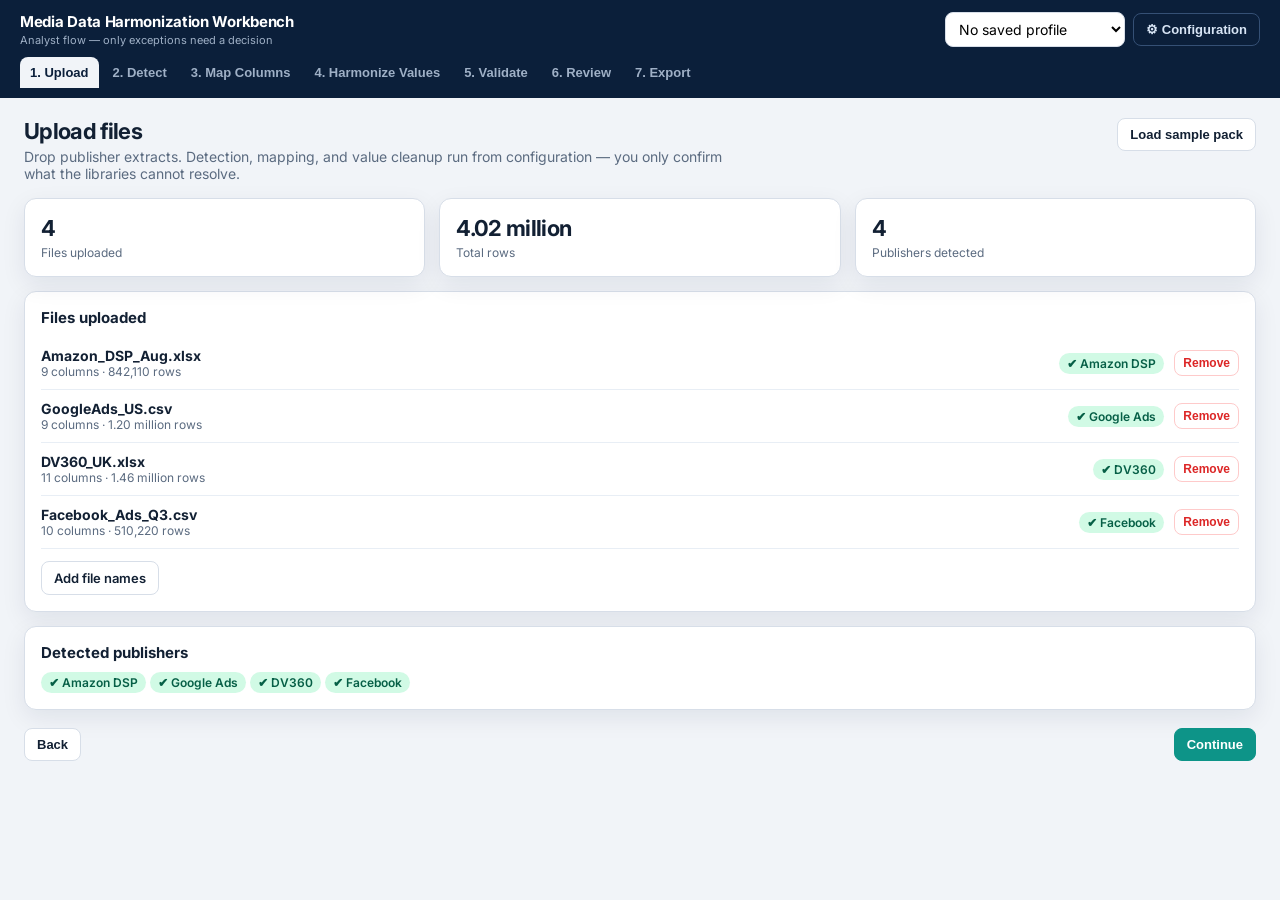
<file: workbench/index.html>
<!DOCTYPE html>
<html lang="en">
<head>
    <meta charset="UTF-8">
    <meta name="viewport" content="width=device-width, initial-scale=1.0">
    <title>Media Data Harmonization Workbench</title>
    <link rel="preconnect" href="https://fonts.googleapis.com">
    <link href="https://fonts.googleapis.com/css2?family=Inter:wght@400;500;600;700&display=swap" rel="stylesheet">
    <link rel="stylesheet" href="css/workbench.css">
</head>
<body>
    <div id="app" class="app">
        <p class="empty" style="padding:24px">Loading workbench…</p>
    </div>
    <script src="js/data.js"></script>
    <script src="js/store.js"></script>
    <script src="js/app.js"></script>
</body>
</html>
</file>
<file: workbench/css/workbench.css>
:root {
    --navy: #0b1f3a;
    --navy-mid: #16345c;
    --teal: #0d9488;
    --teal-dark: #0f766e;
    --amber: #d97706;
    --red: #dc2626;
    --green: #059669;
    --bg: #f1f4f8;
    --card: #ffffff;
    --line: #d7dee8;
    --text: #122033;
    --muted: #5b6b80;
    --soft: #e8eef5;
    --shadow: 0 8px 24px rgba(11, 31, 58, 0.08);
    --radius: 12px;
}

* { box-sizing: border-box; margin: 0; padding: 0; }

html, body {
    height: 100%;
    font-family: Inter, "Segoe UI", sans-serif;
    background: var(--bg);
    color: var(--text);
    font-size: 14px;
}

a { color: var(--teal-dark); }

.app {
    min-height: 100%;
    display: flex;
    flex-direction: column;
}

.topbar {
    background: var(--navy);
    color: #fff;
    padding: 12px 20px 0;
    position: sticky;
    top: 0;
    z-index: 20;
}

.topbar-row {
    display: flex;
    align-items: center;
    justify-content: space-between;
    gap: 16px;
    margin-bottom: 10px;
}

.brand {
    display: flex;
    flex-direction: column;
    gap: 2px;
}
.brand strong { font-size: 15px; letter-spacing: -0.02em; }
.brand span { font-size: 11px; color: #9fb0c6; }

.top-actions { display: flex; gap: 8px; align-items: center; }

.stepper {
    display: flex;
    gap: 4px;
    overflow-x: auto;
    padding-bottom: 10px;
}

.step {
    border: 0;
    background: transparent;
    color: #9fb0c6;
    padding: 8px 10px;
    border-radius: 8px 8px 0 0;
    cursor: pointer;
    white-space: nowrap;
    font-size: 13px;
    font-weight: 600;
}
.step.is-current { background: var(--bg); color: var(--navy); }
.step.is-done { color: #7ee3d4; }

.main {
    flex: 1;
    padding: 20px 24px 40px;
    max-width: 1280px;
    width: 100%;
    margin: 0 auto;
}

.page-head {
    display: flex;
    justify-content: space-between;
    align-items: flex-start;
    gap: 16px;
    margin-bottom: 16px;
}
.page-head h1 { font-size: 22px; letter-spacing: -0.03em; }
.page-head p { color: var(--muted); margin-top: 4px; max-width: 720px; }

.btn {
    border: 1px solid var(--line);
    background: #fff;
    color: var(--text);
    border-radius: 8px;
    padding: 8px 12px;
    font-weight: 600;
    cursor: pointer;
    font-size: 13px;
}
.btn:hover { border-color: #b7c4d4; }
.btn-primary { background: var(--teal); border-color: var(--teal); color: #fff; }
.btn-primary:hover { background: var(--teal-dark); }
.btn-ghost { background: transparent; color: #d7e4f4; border-color: #355075; }
.btn-sm { padding: 5px 8px; font-size: 12px; }
.btn-danger { color: var(--red); border-color: #fecaca; }

.grid { display: grid; gap: 14px; }
.grid-3 { grid-template-columns: repeat(3, minmax(0, 1fr)); }
.grid-2 { grid-template-columns: 1fr 1fr; }
.grid-map { grid-template-columns: 1fr 1fr 280px; }

.card {
    background: var(--card);
    border: 1px solid var(--line);
    border-radius: var(--radius);
    box-shadow: var(--shadow);
    padding: 16px;
}
.card h2, .card h3 { font-size: 15px; margin-bottom: 10px; }

.kpi {
    display: flex;
    flex-direction: column;
    gap: 4px;
}
.kpi b { font-size: 22px; letter-spacing: -0.03em; }
.kpi span { color: var(--muted); font-size: 12px; }

.file-row, .map-row, .issue-row, .value-row {
    display: grid;
    gap: 10px;
    align-items: center;
    padding: 10px 0;
    border-bottom: 1px solid var(--soft);
}
.file-row { grid-template-columns: 1fr auto auto; }
.map-row { grid-template-columns: 1fr 28px 1fr 90px; }
.value-row { grid-template-columns: 1fr 1fr 90px; }
.issue-row { grid-template-columns: 1fr auto; }

.pill {
    display: inline-flex;
    align-items: center;
    gap: 6px;
    border-radius: 999px;
    padding: 3px 8px;
    font-size: 12px;
    font-weight: 600;
    background: var(--soft);
    color: var(--navy-mid);
}
.pill.ok { background: #d1fae5; color: #065f46; }
.pill.warn { background: #fef3c7; color: #92400e; }
.pill.bad { background: #fee2e2; color: #991b1b; }

.tree { font-family: inherit; }
.tree-item { position: relative; padding-left: 18px; margin: 6px 0; }
.tree-item::before {
    content: "";
    position: absolute;
    left: 5px;
    top: 0;
    bottom: -8px;
    border-left: 2px solid #c5d0de;
}
.tree-item:last-child::before { bottom: 12px; }
.tree-item span {
    display: inline-block;
    background: var(--soft);
    border-radius: 6px;
    padding: 4px 8px;
}

table { width: 100%; border-collapse: collapse; }
th, td { text-align: left; padding: 8px 6px; border-bottom: 1px solid var(--soft); vertical-align: top; }
th { color: var(--muted); font-size: 12px; }

.input, select {
    width: 100%;
    border: 1px solid var(--line);
    border-radius: 8px;
    padding: 7px 9px;
    font: inherit;
    background: #fff;
}

.side {
    position: fixed;
    top: 0;
    right: 0;
    width: min(420px, 100%);
    height: 100%;
    background: #fff;
    border-left: 1px solid var(--line);
    box-shadow: var(--shadow);
    z-index: 40;
    display: flex;
    flex-direction: column;
}
.side header {
    padding: 16px;
    border-bottom: 1px solid var(--line);
    display: flex;
    justify-content: space-between;
    align-items: center;
}
.side .body { padding: 16px; overflow: auto; }

.admin-layout {
    display: grid;
    grid-template-columns: 220px 1fr;
    gap: 16px;
}
.admin-nav button {
    display: block;
    width: 100%;
    text-align: left;
    margin-bottom: 6px;
}

.progress {
    height: 8px;
    background: var(--soft);
    border-radius: 99px;
    overflow: hidden;
}
.progress > i {
    display: block;
    height: 100%;
    background: var(--teal);
}

.footer-nav {
    display: flex;
    justify-content: space-between;
    margin-top: 18px;
}

.empty { color: var(--muted); padding: 18px 0; }
.muted { color: var(--muted); font-size: 12px; }

.syn-tree details { margin: 6px 0 6px 8px; }
.syn-tree summary { cursor: pointer; font-weight: 600; }

@media (max-width: 980px) {
    .grid-3, .grid-2, .grid-map, .admin-layout { grid-template-columns: 1fr; }
    .map-row { grid-template-columns: 1fr; }
}
</file>
